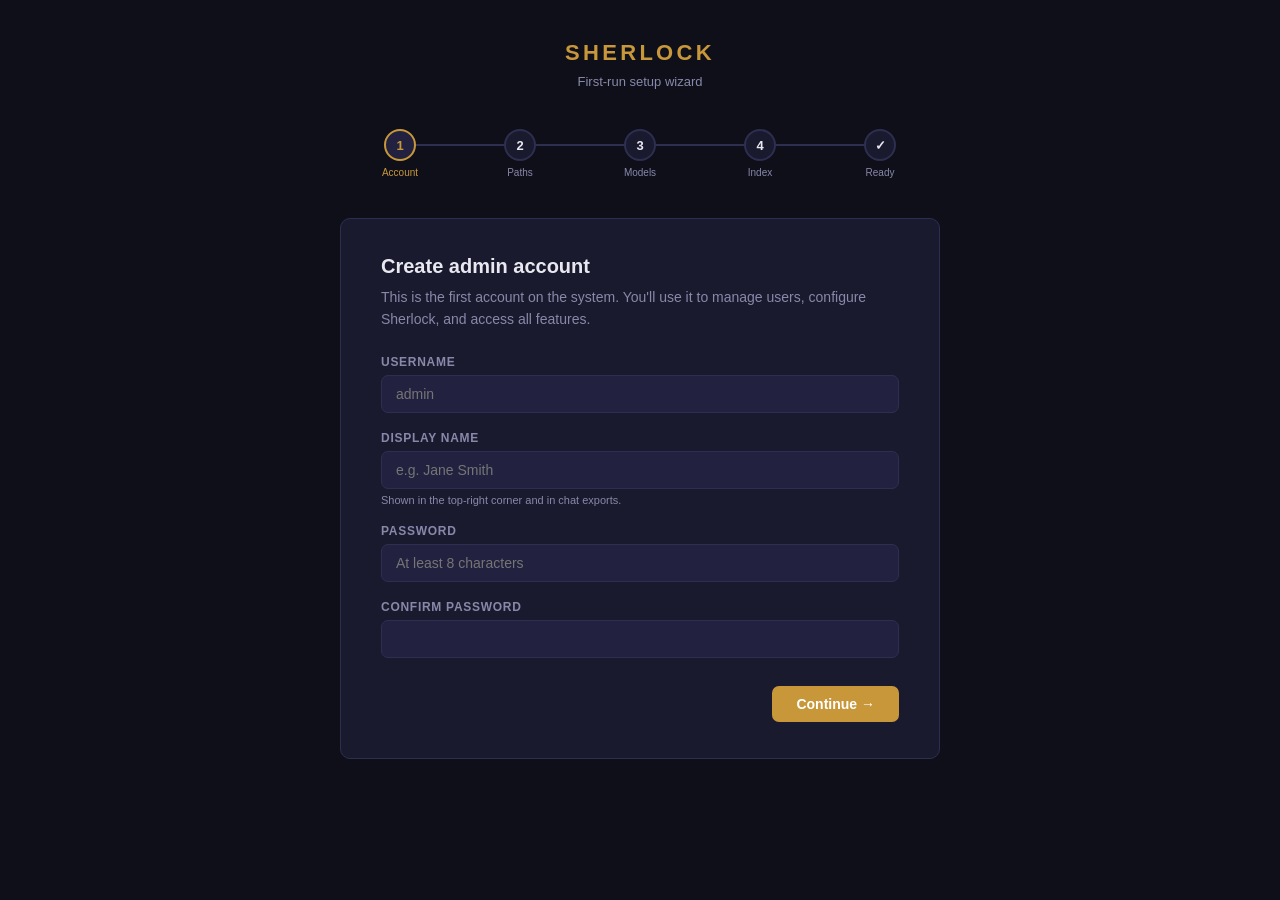
<file: web/static/setup.html>
<!DOCTYPE html>
<html lang="en">
<head>
  <meta charset="UTF-8">
  <meta name="viewport" content="width=device-width, initial-scale=1.0">
  <title>Sherlock — Setup</title>
  <style>
    *, *::before, *::after { box-sizing: border-box; margin: 0; padding: 0; }

    :root {
      --bg:        #0f0f1a;
      --bg2:       #1a1a2e;
      --bg3:       #222240;
      --border:    #2e2e50;
      --accent:    #c8973a;
      --text:      #e8e8f0;
      --muted:     #8888aa;
      --success:   #4caf7d;
      --danger:    #e05555;
      --radius:    10px;
    }

    body {
      background: var(--bg);
      color: var(--text);
      font-family: -apple-system, BlinkMacSystemFont, 'Segoe UI', sans-serif;
      min-height: 100vh;
      display: flex;
      flex-direction: column;
      align-items: center;
      padding: 40px 20px 80px;
    }

    /* ── Header ── */
    .setup-logo {
      font-size: 22px;
      font-weight: 800;
      letter-spacing: .15em;
      color: var(--accent);
      margin-bottom: 8px;
    }
    .setup-tagline { font-size: 13px; color: var(--muted); margin-bottom: 40px; }

    /* ── Progress bar ── */
    .progress-bar {
      display: flex;
      align-items: center;
      gap: 0;
      margin-bottom: 40px;
      width: 100%;
      max-width: 600px;
    }
    .step-dot {
      display: flex;
      flex-direction: column;
      align-items: center;
      gap: 6px;
      flex: 1;
      position: relative;
    }
    .step-dot::before {
      content: '';
      position: absolute;
      top: 15px;
      left: 50%;
      width: 100%;
      height: 2px;
      background: var(--border);
      z-index: 0;
    }
    .step-dot:last-child::before { display: none; }
    .step-circle {
      width: 32px;
      height: 32px;
      border-radius: 50%;
      border: 2px solid var(--border);
      background: var(--bg2);
      display: flex;
      align-items: center;
      justify-content: center;
      font-size: 13px;
      font-weight: 700;
      position: relative;
      z-index: 1;
      transition: all .2s;
    }
    .step-dot.active .step-circle  { border-color: var(--accent); color: var(--accent); background: var(--bg3); }
    .step-dot.done .step-circle    { border-color: var(--success); background: var(--success); color: #fff; }
    .step-label { font-size: 10px; color: var(--muted); white-space: nowrap; }
    .step-dot.active .step-label   { color: var(--accent); }
    .step-dot.done .step-label     { color: var(--success); }

    /* ── Card ── */
    .card {
      background: var(--bg2);
      border: 1px solid var(--border);
      border-radius: var(--radius);
      padding: 36px 40px;
      width: 100%;
      max-width: 600px;
    }
    .card h2 { font-size: 20px; margin-bottom: 8px; }
    .card p  { font-size: 14px; color: var(--muted); line-height: 1.6; margin-bottom: 24px; }

    /* ── Form ── */
    .field { margin-bottom: 18px; }
    label  { display: block; font-size: 12px; font-weight: 600; color: var(--muted);
             text-transform: uppercase; letter-spacing: .06em; margin-bottom: 6px; }
    input[type=text], input[type=password], textarea {
      width: 100%;
      background: var(--bg3);
      border: 1px solid var(--border);
      border-radius: 7px;
      color: var(--text);
      font-size: 14px;
      padding: 10px 14px;
      outline: none;
      transition: border .15s;
    }
    input:focus, textarea:focus { border-color: var(--accent); }
    textarea { resize: vertical; min-height: 80px; font-family: monospace; font-size: 13px; }
    .hint { font-size: 11px; color: var(--muted); margin-top: 5px; }

    /* ── Buttons ── */
    .btn-row { display: flex; gap: 12px; margin-top: 28px; justify-content: flex-end; }
    button {
      padding: 10px 24px;
      border-radius: 7px;
      border: none;
      font-size: 14px;
      font-weight: 600;
      cursor: pointer;
      transition: all .15s;
    }
    .btn-primary { background: var(--accent); color: #fff; }
    .btn-primary:hover { opacity: .88; }
    .btn-primary:disabled { opacity: .45; cursor: not-allowed; }
    .btn-secondary { background: var(--bg3); color: var(--text); border: 1px solid var(--border); }
    .btn-secondary:hover { border-color: var(--accent); }

    /* ── Alerts ── */
    .alert {
      padding: 10px 14px;
      border-radius: 7px;
      font-size: 13px;
      margin-bottom: 18px;
      display: none;
    }
    .alert.show { display: block; }
    .alert-error   { background: rgba(224,85,85,.12); border: 1px solid var(--danger); color: var(--danger); }
    .alert-success { background: rgba(76,175,125,.12); border: 1px solid var(--success); color: var(--success); }

    /* ── Model status list ── */
    .model-list { display: flex; flex-direction: column; gap: 12px; margin-bottom: 24px; }
    .model-row {
      background: var(--bg3);
      border: 1px solid var(--border);
      border-radius: 8px;
      padding: 14px 16px;
      display: flex;
      align-items: center;
      justify-content: space-between;
      gap: 12px;
    }
    .model-name { font-size: 14px; font-weight: 600; font-family: monospace; }
    .model-desc { font-size: 11px; color: var(--muted); margin-top: 2px; }
    .model-badge {
      padding: 4px 10px;
      border-radius: 20px;
      font-size: 11px;
      font-weight: 700;
      white-space: nowrap;
    }
    .badge-ready   { background: rgba(76,175,125,.15); color: var(--success); }
    .badge-missing { background: rgba(224,85,85,.15);  color: var(--danger); }
    .badge-pulling { background: rgba(200,151,58,.15); color: var(--accent); }

    .pull-progress {
      font-size: 11px;
      color: var(--muted);
      margin-top: 6px;
      font-family: monospace;
    }
    .progress-track {
      height: 4px;
      background: var(--border);
      border-radius: 2px;
      margin-top: 6px;
      overflow: hidden;
    }
    .progress-fill {
      height: 100%;
      background: var(--accent);
      border-radius: 2px;
      transition: width .3s;
      width: 0%;
    }

    /* ── NAS paths step ── */
    .nas-path-row {
      display: flex;
      gap: 8px;
      margin-bottom: 8px;
      align-items: center;
    }
    .nas-path-row input { flex: 1; }
    .btn-icon-sm {
      width: 32px;
      height: 36px;
      border-radius: 7px;
      border: 1px solid var(--border);
      background: var(--bg3);
      color: var(--muted);
      cursor: pointer;
      font-size: 16px;
      display: flex;
      align-items: center;
      justify-content: center;
      padding: 0;
    }
    .btn-icon-sm:hover { border-color: var(--danger); color: var(--danger); }

    /* ── Index progress ── */
    .index-progress {
      background: var(--bg3);
      border: 1px solid var(--border);
      border-radius: 8px;
      padding: 16px;
      font-family: monospace;
      font-size: 12px;
      color: var(--muted);
      min-height: 60px;
    }
    .index-stat { color: var(--text); font-size: 14px; margin-bottom: 4px; }

    /* ── Success screen ── */
    .success-icon { font-size: 56px; text-align: center; margin-bottom: 16px; }
    .url-box {
      background: var(--bg3);
      border: 1px solid var(--border);
      border-radius: 7px;
      padding: 12px 16px;
      font-family: monospace;
      font-size: 14px;
      color: var(--accent);
      text-align: center;
      margin: 16px 0 24px;
      user-select: all;
    }

    .hidden { display: none !important; }
  </style>
</head>
<body>

<div class="setup-logo">SHERLOCK</div>
<div class="setup-tagline">First-run setup wizard</div>

<!-- Progress steps -->
<div class="progress-bar">
  <div class="step-dot active" id="dot-1"><div class="step-circle" id="circle-1">1</div><div class="step-label">Account</div></div>
  <div class="step-dot" id="dot-2"><div class="step-circle" id="circle-2">2</div><div class="step-label">Paths</div></div>
  <div class="step-dot" id="dot-3"><div class="step-circle" id="circle-3">3</div><div class="step-label">Models</div></div>
  <div class="step-dot" id="dot-4"><div class="step-circle" id="circle-4">4</div><div class="step-label">Index</div></div>
  <div class="step-dot" id="dot-5"><div class="step-circle" id="circle-5">✓</div><div class="step-label">Ready</div></div>
</div>

<!-- Step 1: Admin account -->
<div class="card" id="step-1">
  <h2>Create admin account</h2>
  <p>This is the first account on the system. You'll use it to manage users, configure Sherlock, and access all features.</p>
  <div class="alert alert-error" id="s1-error"></div>
  <div class="field">
    <label>Username</label>
    <input type="text" id="s1-username" placeholder="admin" autocomplete="off" autocapitalize="off">
  </div>
  <div class="field">
    <label>Display name</label>
    <input type="text" id="s1-display" placeholder="e.g. Jane Smith">
    <div class="hint">Shown in the top-right corner and in chat exports.</div>
  </div>
  <div class="field">
    <label>Password</label>
    <input type="password" id="s1-password" placeholder="At least 8 characters">
  </div>
  <div class="field">
    <label>Confirm password</label>
    <input type="password" id="s1-confirm">
  </div>
  <div class="btn-row">
    <button class="btn-primary" onclick="step1Next()">Continue →</button>
  </div>
</div>

<!-- Step 2: Paths -->
<div class="card hidden" id="step-2">
  <h2>Configure paths</h2>
  <p>Tell Sherlock where your case files live and where to save AI-generated outputs. You can change these later in sherlock.conf.</p>
  <div class="alert alert-error" id="s2-error"></div>

  <div class="field">
    <label>NAS / Case file paths</label>
    <div class="hint" style="margin-bottom:10px;">One path per row. Sherlock will index all supported documents recursively. Leave blank to configure later.</div>
    <div id="nas-path-list">
      <div class="nas-path-row">
        <input type="text" placeholder="/Volumes/Firma/cases" class="nas-input">
        <button class="btn-icon-sm" onclick="removeNasRow(this)" title="Remove">&#xD7;</button>
      </div>
    </div>
    <button class="btn-secondary" style="margin-top:8px;font-size:12px;padding:6px 14px;" onclick="addNasRow()">+ Add path</button>
  </div>

  <div class="field">
    <label>Primary outputs directory</label>
    <input type="text" id="s2-outputs" placeholder="/Volumes/Firma/sherlock-outputs">
    <div class="hint">Where Sherlock saves AI responses exported via "Save to Outputs". Leave blank to use ~/Sherlock/outputs. This is also the source for immediate downloads.</div>
  </div>

  <div class="field">
    <label>Output mirror paths (optional)</label>
    <div class="hint" style="margin-bottom:10px;">Additional locations to copy saved outputs. Use this for NAS shares or shared folders so other staff can access Sherlock reports. One path per row.</div>
    <div id="mirror-path-list">
      <div class="nas-path-row">
        <input type="text" placeholder="/Volumes/Firma/shared-reports" class="mirror-input">
        <button class="btn-icon-sm" onclick="removeMirrorRow(this)" title="Remove">&#xD7;</button>
      </div>
    </div>
    <button class="btn-secondary" style="margin-top:8px;font-size:12px;padding:6px 14px;" onclick="addMirrorRow()">+ Add path</button>
  </div>

  <div class="btn-row">
    <button class="btn-secondary" onclick="goStep(1)">← Back</button>
    <button class="btn-primary" onclick="step2Next()">Continue →</button>
  </div>
</div>

<!-- Step 3: Models -->
<div class="card hidden" id="step-3">
  <h2>AI models</h2>
  <p>Sherlock needs two models: the language model that generates answers, and the embedding model used for document search. Both run locally — no internet required after this step.</p>
  <div class="alert alert-error" id="s3-error"></div>
  <div class="model-list" id="model-list"></div>
  <div class="btn-row">
    <button class="btn-secondary" onclick="goStep(2)">← Back</button>
    <button class="btn-primary" id="s3-next" onclick="step3Next()">Continue →</button>
  </div>
</div>

<!-- Step 4: Index -->
<div class="card hidden" id="step-4">
  <h2>Initial index</h2>
  <p>Sherlock will now scan your NAS paths and index all supported documents. This may take a while for large file sets. You can also skip this and trigger re-index later from the Admin panel.</p>
  <div class="alert alert-error" id="s4-error"></div>
  <div class="index-progress" id="index-progress">
    <span style="color:var(--muted)">Waiting to start…</span>
  </div>
  <div class="btn-row">
    <button class="btn-secondary" onclick="goStep(3)">← Back</button>
    <button class="btn-secondary" id="s4-skip" onclick="goStep(5)">Skip for now</button>
    <button class="btn-primary" id="s4-start" onclick="step4Start()">Start indexing</button>
  </div>
</div>

<!-- Step 5: Done -->
<div class="card hidden" id="step-5">
  <div class="success-icon">🔍</div>
  <h2 style="text-align:center;margin-bottom:12px;">Sherlock is ready.</h2>
  <p style="text-align:center;">Your account has been created and the system is configured. Log in to start querying your case files.</p>
  <div class="url-box">http://localhost:3000</div>
  <div class="btn-row" style="justify-content:center;">
    <button class="btn-primary" onclick="window.location.href='/login'">Go to login →</button>
  </div>
</div>

<script>
// ── State ──────────────────────────────────────────────────────────────────────
let currentStep = 1;
let adminCreated = false;
let nasPaths = [];
let outputsDir = '';

// ── Step navigation ────────────────────────────────────────────────────────────
function goStep(n) {
  document.getElementById(`step-${currentStep}`).classList.add('hidden');
  // Mark old step done
  const oldDot = document.getElementById(`dot-${currentStep}`);
  oldDot.classList.remove('active');
  oldDot.classList.add('done');
  document.getElementById(`circle-${currentStep}`).textContent = '✓';
  // Activate new step
  currentStep = n;
  document.getElementById(`step-${n}`).classList.remove('hidden');
  document.getElementById(`dot-${n}`).classList.add('active');
  // Special init per step
  if (n === 3) initModels();
  if (n === 4) initIndex();
}

function showError(id, msg) {
  const el = document.getElementById(id);
  el.textContent = msg;
  el.classList.add('show');
}
function hideError(id) {
  document.getElementById(id).classList.remove('show');
}

// ── Step 1: Admin account ──────────────────────────────────────────────────────
async function step1Next() {
  hideError('s1-error');
  const username = document.getElementById('s1-username').value.trim();
  const display  = document.getElementById('s1-display').value.trim();
  const password = document.getElementById('s1-password').value;
  const confirm  = document.getElementById('s1-confirm').value;

  if (!username) return showError('s1-error', 'Username is required.');
  if (password.length < 8) return showError('s1-error', 'Password must be at least 8 characters.');
  if (password !== confirm) return showError('s1-error', 'Passwords do not match.');

  const btn = event.target;
  btn.disabled = true; btn.textContent = 'Creating…';

  try {
    const resp = await fetch('/api/setup/admin', {
      method: 'POST',
      headers: { 'Content-Type': 'application/json' },
      body: JSON.stringify({ username, display_name: display || username, password }),
    });
    const data = await resp.json();
    if (!resp.ok) throw new Error(data.detail || `HTTP ${resp.status}`);
    adminCreated = true;
    goStep(2);
  } catch (e) {
    showError('s1-error', e.message);
  } finally {
    btn.disabled = false; btn.textContent = 'Continue →';
  }
}

// ── Step 2: Paths ──────────────────────────────────────────────────────────────
function addNasRow(value = '') {
  const list = document.getElementById('nas-path-list');
  const row = document.createElement('div');
  row.className = 'nas-path-row';
  row.innerHTML = `
    <input type="text" placeholder="/Volumes/Firma/cases" class="nas-input" value="${value}">
    <button class="btn-icon-sm" onclick="removeNasRow(this)" title="Remove">&#xD7;</button>`;
  list.appendChild(row);
}

function removeNasRow(btn) {
  const rows = document.querySelectorAll('.nas-path-row');
  if (rows.length <= 1) { btn.closest('.nas-path-row').querySelector('input').value = ''; return; }
  btn.closest('.nas-path-row').remove();
}

function addMirrorRow(value = '') {
  const list = document.getElementById('mirror-path-list');
  const row = document.createElement('div');
  row.className = 'nas-path-row';
  row.innerHTML = `
    <input type="text" placeholder="/Volumes/Firma/shared-reports" class="mirror-input" value="${value}">
    <button class="btn-icon-sm" onclick="removeMirrorRow(this)" title="Remove">&#xD7;</button>`;
  list.appendChild(row);
}

function removeMirrorRow(btn) {
  const rows = document.querySelectorAll('#mirror-path-list .nas-path-row');
  if (rows.length <= 1) { btn.closest('.nas-path-row').querySelector('input').value = ''; return; }
  btn.closest('.nas-path-row').remove();
}

async function step2Next() {
  hideError('s2-error');
  nasPaths = [...document.querySelectorAll('.nas-input')]
    .map(i => i.value.trim()).filter(Boolean);
  outputsDir = document.getElementById('s2-outputs').value.trim();
  const mirrorPaths = [...document.querySelectorAll('.mirror-input')]
    .map(i => i.value.trim()).filter(Boolean);

  // Generate a random JWT secret
  const secret = Array.from(crypto.getRandomValues(new Uint8Array(32)))
    .map(b => b.toString(16).padStart(2,'0')).join('');

  const btn = event.target;
  btn.disabled = true; btn.textContent = 'Saving…';
  try {
    const resp = await fetch('/api/setup/config', {
      method: 'POST',
      headers: { 'Content-Type': 'application/json' },
      body: JSON.stringify({ nas_paths: nasPaths, outputs_dir: outputsDir, output_mirror_paths: mirrorPaths, jwt_secret: secret }),
    });
    if (!resp.ok) throw new Error('Failed to save config');
    goStep(3);
  } catch (e) {
    showError('s2-error', e.message);
  } finally {
    btn.disabled = false; btn.textContent = 'Continue →';
  }
}

// ── Step 3: Models ─────────────────────────────────────────────────────────────
const MODEL_DESCS = {
  'sherlock-rag': 'Language model — generates answers, legal analysis, and summaries.',
  'mxbai-embed-large': 'Embedding model — converts documents into vectors for semantic search.',
};

let modelStatus = [];

async function initModels() {
  const list = document.getElementById('model-list');
  list.innerHTML = '<div style="color:var(--muted);font-size:13px;">Checking Ollama…</div>';
  try {
    const resp = await fetch('/api/setup/models');
    const data = await resp.json();
    if (!data.ollama_up) {
      list.innerHTML = '<div style="color:var(--danger);font-size:13px;">⚠ Ollama is not running. Start Docker services first:<br><code style="font-size:12px;">cd ~/Sherlock && docker compose up -d</code></div>';
      return;
    }
    modelStatus = data.models;
    renderModels();
  } catch (e) {
    list.innerHTML = `<div style="color:var(--danger);font-size:13px;">Failed to check models: ${e.message}</div>`;
  }
}

function renderModels() {
  const list = document.getElementById('model-list');
  list.innerHTML = '';
  for (const m of modelStatus) {
    const div = document.createElement('div');
    div.id = `model-row-${m.name.replace(/[^a-z0-9]/g,'_')}`;
    div.className = 'model-row';
    div.innerHTML = `
      <div>
        <div class="model-name">${m.name}</div>
        <div class="model-desc">${MODEL_DESCS[m.name] || ''}</div>
        <div class="pull-progress hidden" id="prog-${m.name.replace(/[^a-z0-9]/g,'_')}"></div>
        <div class="progress-track hidden" id="track-${m.name.replace(/[^a-z0-9]/g,'_')}">
          <div class="progress-fill" id="fill-${m.name.replace(/[^a-z0-9]/g,'_')}"></div>
        </div>
      </div>
      <div>
        <span class="model-badge ${m.ready ? 'badge-ready' : 'badge-missing'}" id="badge-${m.name.replace(/[^a-z0-9]/g,'_')}">
          ${m.ready ? '✓ Ready' : 'Missing'}
        </span>
        ${!m.ready ? `<button class="btn-secondary" style="margin-top:8px;font-size:11px;padding:5px 12px;display:block;" onclick="pullModel('${m.name}')">Pull</button>` : ''}
      </div>`;
    list.appendChild(div);
  }
}

async function pullModel(name) {
  const key = name.replace(/[^a-z0-9]/g, '_');
  const badge = document.getElementById(`badge-${key}`);
  const prog  = document.getElementById(`prog-${key}`);
  const track = document.getElementById(`track-${key}`);
  const fill  = document.getElementById(`fill-${key}`);

  badge.className = 'model-badge badge-pulling';
  badge.textContent = 'Pulling…';
  prog.classList.remove('hidden');
  track.classList.remove('hidden');

  const resp = await fetch(`/api/setup/pull?model=${encodeURIComponent(name)}`);
  const reader = resp.body.getReader();
  const dec = new TextDecoder();
  let buf = '';

  while (true) {
    const { value, done } = await reader.read();
    if (done) break;
    buf += dec.decode(value, { stream: true });
    const lines = buf.split('\n');
    buf = lines.pop();
    for (const line of lines) {
      if (!line.startsWith('data: ')) continue;
      try {
        const d = JSON.parse(line.slice(6));
        if (d.status) prog.textContent = d.status + (d.completed && d.total ? ` — ${Math.round(d.completed/d.total*100)}%` : '');
        if (d.completed && d.total) fill.style.width = (d.completed / d.total * 100) + '%';
        if (d.done || d.status === 'success') {
          badge.className = 'model-badge badge-ready';
          badge.textContent = '✓ Ready';
          prog.textContent = 'Done!';
          fill.style.width = '100%';
          // Update modelStatus
          const m = modelStatus.find(x => x.name === name);
          if (m) m.ready = true;
        }
      } catch {}
    }
  }
}

function step3Next() {
  const allReady = modelStatus.every(m => m.ready);
  if (!allReady) {
    const missing = modelStatus.filter(m => !m.ready).map(m => m.name).join(', ');
    if (!confirm(`Some models are not pulled yet: ${missing}.\n\nContinue anyway? (You can pull them later from the Admin panel.)`)) return;
  }
  goStep(4);
}

// ── Step 4: Index ──────────────────────────────────────────────────────────────
function initIndex() {
  const prog = document.getElementById('index-progress');
  if (nasPaths.length === 0) {
    prog.innerHTML = '<span style="color:var(--muted)">No NAS paths configured — nothing to index. You can trigger indexing later from the Admin panel.</span>';
    document.getElementById('s4-start').disabled = true;
  } else {
    prog.innerHTML = `<span style="color:var(--muted)">Ready to index ${nasPaths.length} path${nasPaths.length > 1 ? 's' : ''}:<br>${nasPaths.map(p=>`<code>${p}</code>`).join('<br>')}</span>`;
  }
}

let _indexJobId = null;
let _indexInterval = null;

async function step4Start() {
  const btn = document.getElementById('s4-start');
  const skip = document.getElementById('s4-skip');
  const prog = document.getElementById('index-progress');
  btn.disabled = true; btn.textContent = 'Indexing…';
  skip.disabled = true;

  try {
    const resp = await fetch('/api/setup/index', { method: 'POST' });
    const data = await resp.json();
    _indexJobId = data.job_id;
    if (!_indexJobId) {
      prog.innerHTML = '<span style="color:var(--muted)">No NAS paths — nothing to index.</span>';
      setTimeout(() => goStep(5), 1500);
      return;
    }
    pollIndex();
  } catch (e) {
    showError('s4-error', 'Failed to start index: ' + e.message);
    btn.disabled = false; btn.textContent = 'Start indexing';
    skip.disabled = false;
  }
}

function pollIndex() {
  const prog = document.getElementById('index-progress');
  _indexInterval = setInterval(async () => {
    try {
      const resp = await fetch(`/api/admin/reindex/${_indexJobId}/status`);
      const s = await resp.json();
      prog.innerHTML = `
        <div class="index-stat">📄 Indexed: ${s.indexed || 0} files</div>
        <div class="index-stat" style="color:var(--muted)">⏭ Skipped (unchanged): ${s.skipped || 0}</div>
        ${s.errors ? `<div class="index-stat" style="color:var(--danger)">⚠ Errors: ${s.errors}</div>` : ''}
        <div style="margin-top:8px;font-size:11px;color:var(--muted)">Status: ${s.status || 'running'}${s.total ? ` — ${s.indexed + s.skipped} / ${s.total}` : ''}</div>`;
      if (s.done) {
        clearInterval(_indexInterval);
        prog.innerHTML += '<div style="margin-top:12px;color:var(--success);font-weight:600;">✓ Indexing complete!</div>';
        setTimeout(() => goStep(5), 2000);
      }
    } catch { clearInterval(_indexInterval); }
  }, 2500);
}

// ── Enter key support ──────────────────────────────────────────────────────────
document.addEventListener('keydown', e => {
  if (e.key !== 'Enter') return;
  if (currentStep === 1) step1Next();
});
</script>
</body>
</html>
</file>
